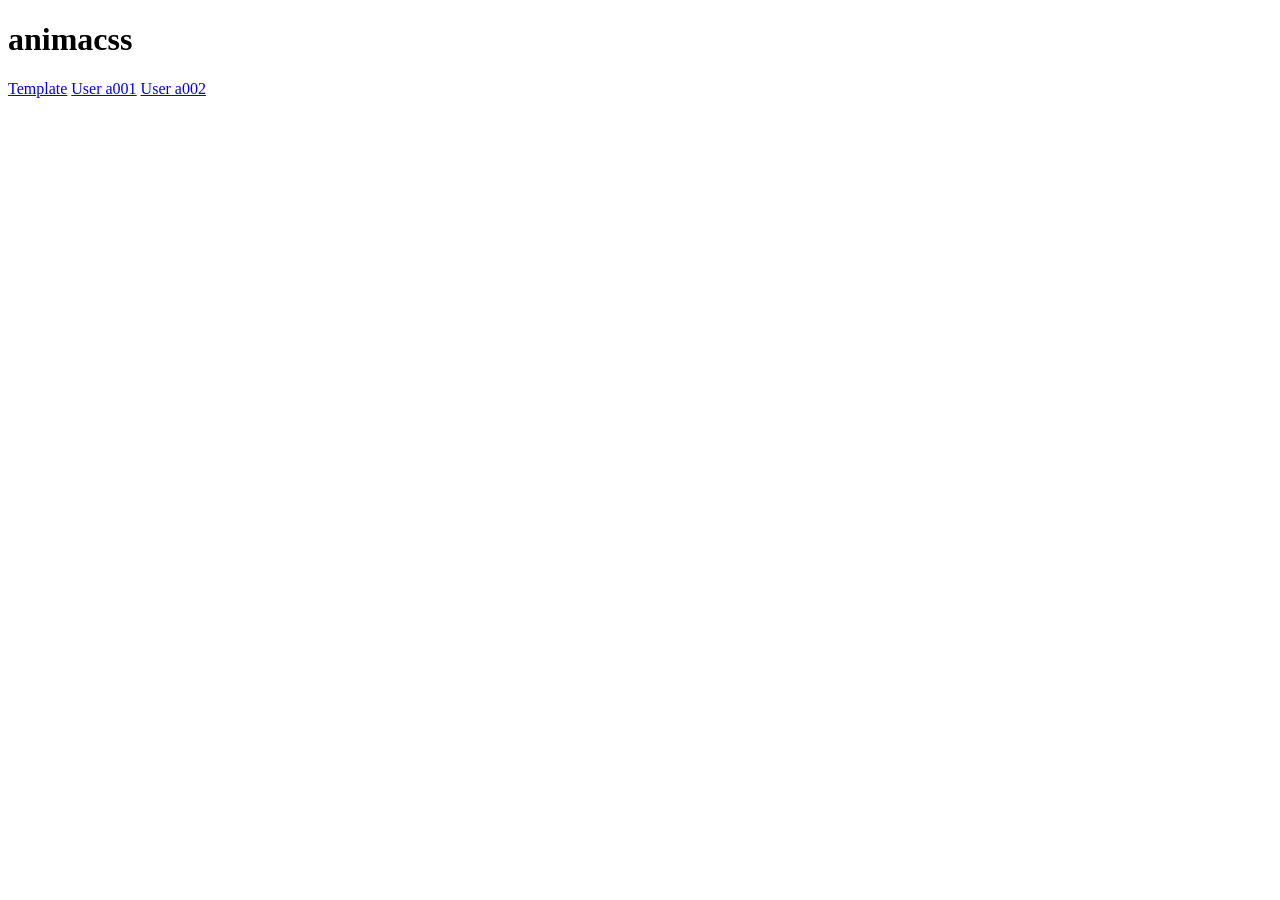
<file: index.html>
<!DOCTYPE html>
<html lang="es-AR">

<head>
    <meta charset="UTF-8">
    <meta name="viewport" content="width=device-width, initial-scale=1.0">
    <title>animacss</title>
</head>

<body>
    
    <h1>animacss</h1>
    <a href="./pages/template/index.html">Template</a>
    <a href="./pages/users/user_id_a001/index.html">User a001</a>
    <a href="./pages/users/user_id_a002/index.html">User a002</a>
    
    
</body>

</html>
</file>
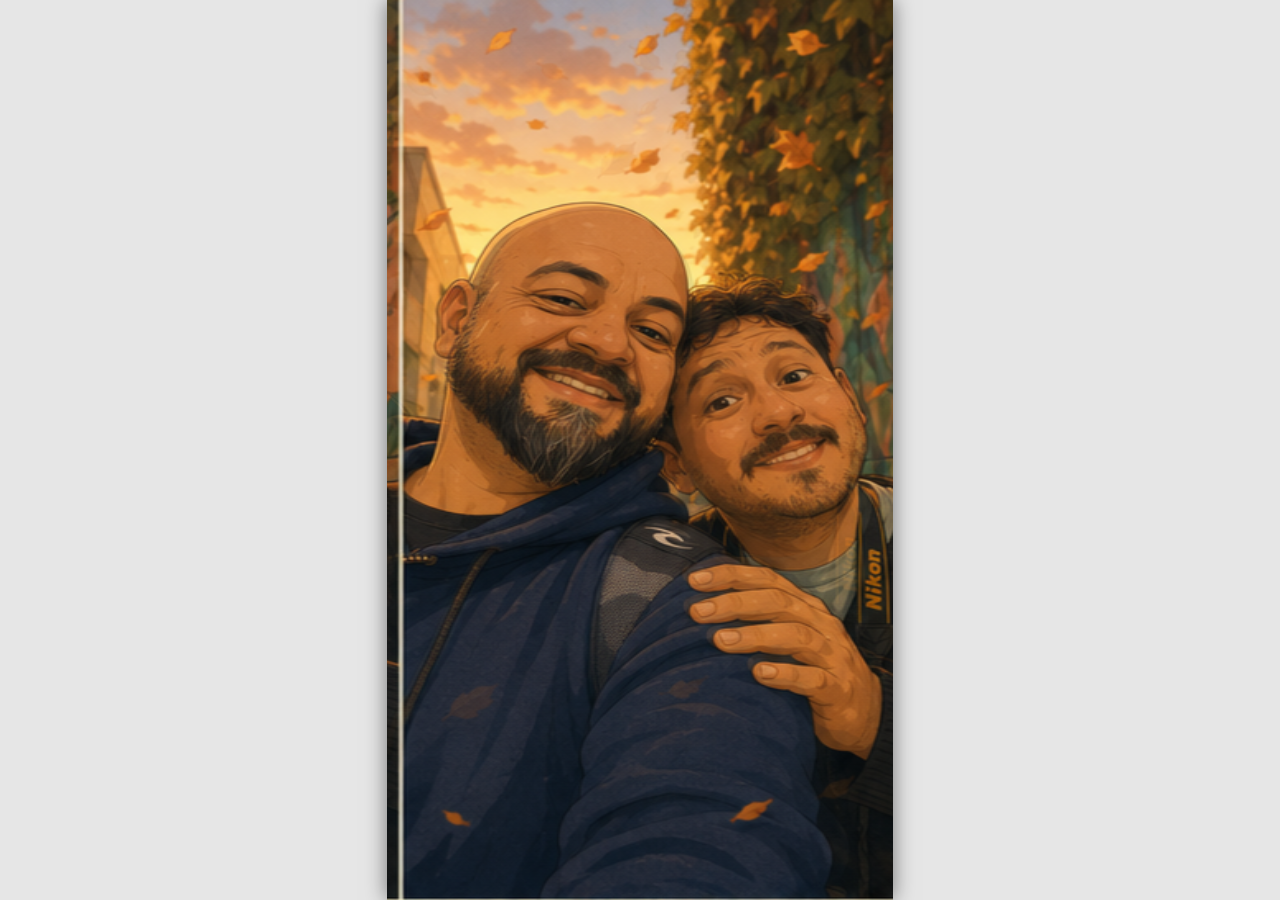
<file: pages/users/user_id_a001/index.html>
<!DOCTYPE html>
<html lang="es">

<head>
    <meta charset="UTF-8">
    <meta name="viewport" content="width=device-width, initial-scale=1.0">
    <title>Animación Storyboard - Canvas</title>
    <link rel="stylesheet" href="style.css">
</head>

<body>

    <img id="sourceSprite" src="img/animacss.png" alt="Storyboard Sprite Sheet">
    <!-- <img id="sourceSprite" src="img/animacss_0.png" alt="Storyboard Sprite Sheet"> -->
    <!-- <img id="sourceSprite" src="img/animacss_1.png" alt="Storyboard Sprite Sheet"> -->

    <canvas id="animCanvas"></canvas>

    <script src="script.js"></script>
</body>

</html>
</file>
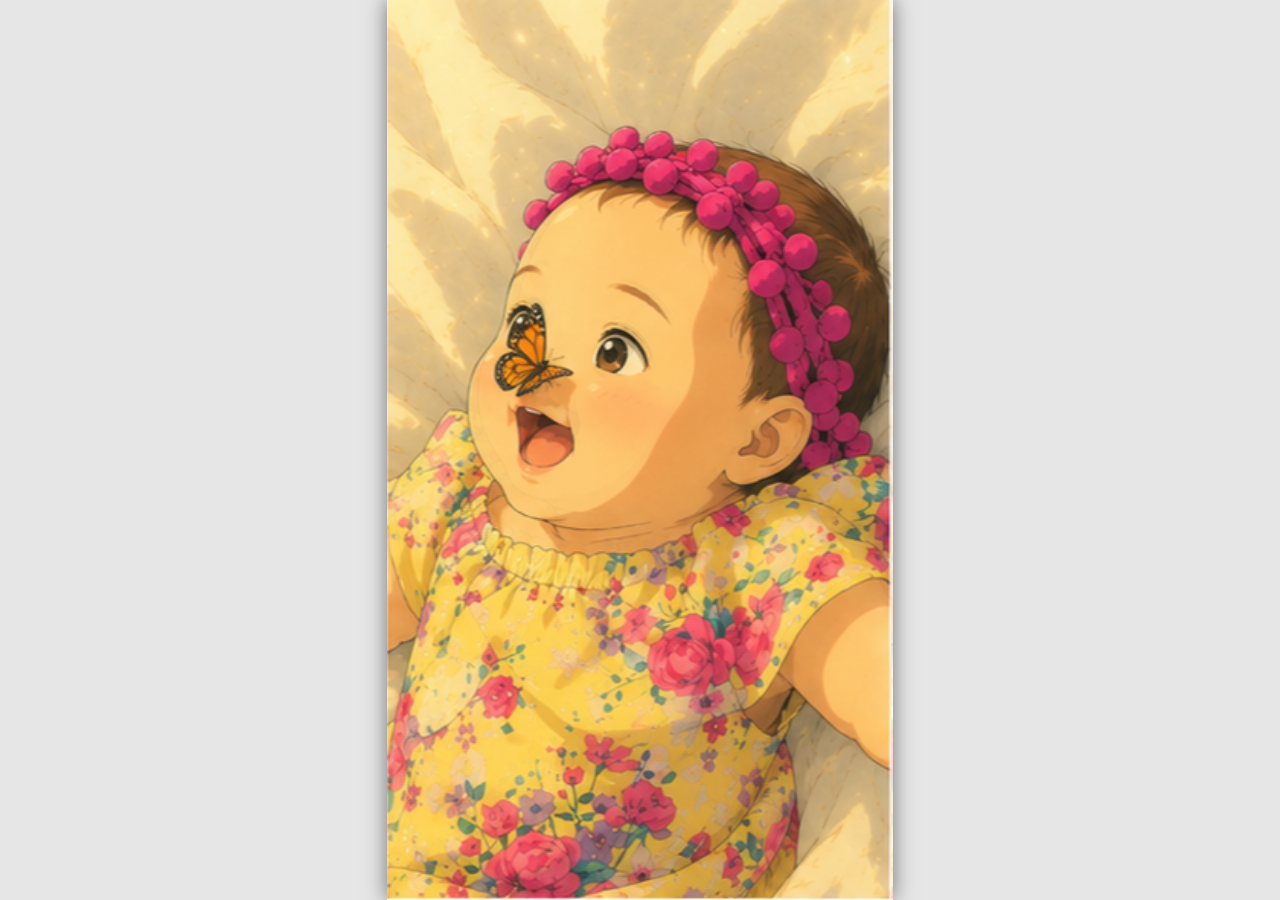
<file: pages/users/user_id_a002/index.html>
<!DOCTYPE html>
<html lang="es">

<head>
    <meta charset="UTF-8">
    <meta name="viewport" content="width=device-width, initial-scale=1.0">
    <title>Animación Storyboard - Canvas</title>
    <link rel="stylesheet" href="style.css">
</head>

<body>

    <!-- <img id="sourceSprite" src="img/animacss.png" alt="Storyboard Sprite Sheet"> -->
    <!-- <img id="sourceSprite" src="img/animacss_0.png" alt="Storyboard Sprite Sheet"> -->
    <!-- <img id="sourceSprite" src="img/animacss_1.png" alt="Storyboard Sprite Sheet"> -->
    <img id="sourceSprite" src="img/animacss_2.png" alt="Storyboard Sprite Sheet">


    <canvas id="animCanvas"></canvas>

    <script src="script.js"></script>
</body>

</html>
</file>
<file: pages/users/user_id_a001/style.css>
/* Reset básico */
* {
    margin: 0;
    padding: 0;
    box-sizing: border-box;
}

body {
    background-color: #d6d6d698;
    /* Fondo oscuro para contrastar */
    display: flex;
    justify-content: center;
    align-items: center;
    min-height: 100dvh;
    overflow: hidden;
    /* Evitamos scroll no deseado en móviles */
}

/* Configuramos el canvas para que actúe como una pantalla vertical */
#animCanvas {
    /* Forzamos la relación de aspecto vertical */
    aspect-ratio: 9 / 16;

    /* El canvas intentará ocupar el 100% del alto disponible... */
    height: 100dvh;
    /* ...o el 100% del ancho si la pantalla es muy estrecha, manteniendo la proporción */
    max-width: 100vw;

    background-color: #000;
    box-shadow: 0 0 20px rgba(0, 0, 0, 0.5);
}

/* Ocultamos la etiqueta img original */
#sourceSprite {
    display: none;
}
</file>
<file: pages/users/user_id_a002/style.css>
/* Reset básico */
* {
    margin: 0;
    padding: 0;
    box-sizing: border-box;
}

body {
    background-color: #d6d6d698;
    /* Fondo oscuro para contrastar */
    display: flex;
    justify-content: center;
    align-items: center;
    min-height: 100dvh;
    overflow: hidden;
    /* Evitamos scroll no deseado en móviles */
}

/* Configuramos el canvas para que actúe como una pantalla vertical */
#animCanvas {
    /* Forzamos la relación de aspecto vertical */
    aspect-ratio: 9 / 16;

    /* El canvas intentará ocupar el 100% del alto disponible... */
    height: 100dvh;
    /* ...o el 100% del ancho si la pantalla es muy estrecha, manteniendo la proporción */
    max-width: 100vw;

    background-color: #000;
    box-shadow: 0 0 20px rgba(0, 0, 0, 0.5);
}

/* Ocultamos la etiqueta img original */
#sourceSprite {
    display: none;
}
</file>
